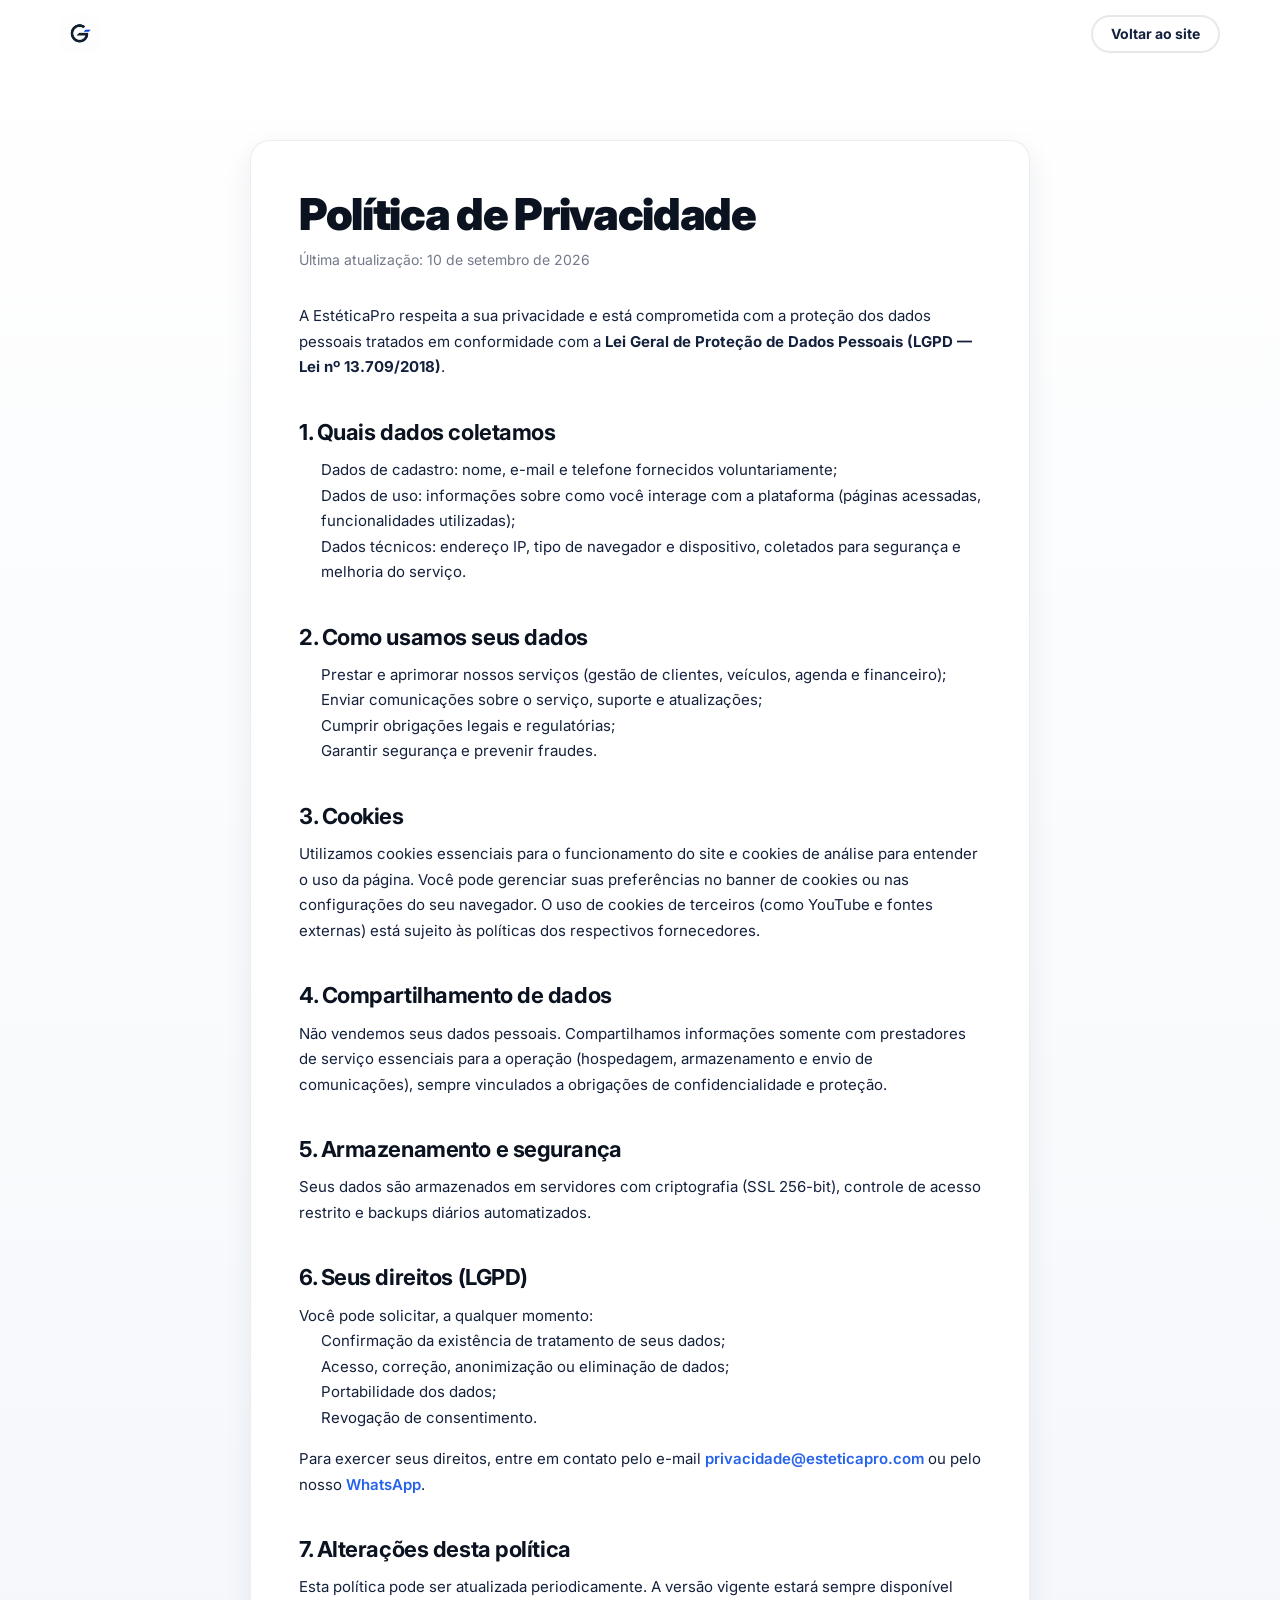
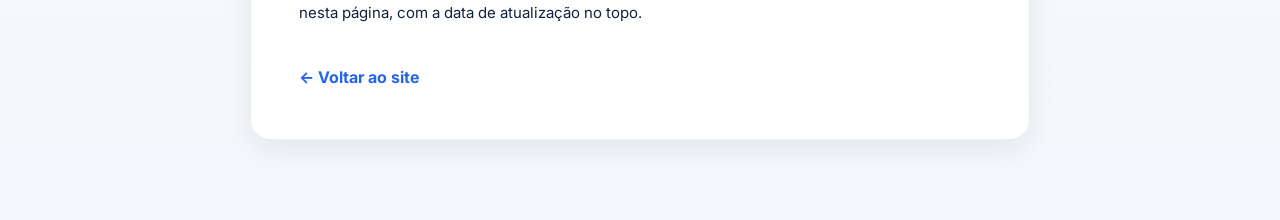
<file: landing-estetica-automotiva/privacidade.html>
<!DOCTYPE html>
<html lang="pt-BR">
<head>
  <meta charset="UTF-8" />
  <meta name="viewport" content="width=device-width, initial-scale=1.0" />
  <meta name="robots" content="noindex, nofollow" />
  <title>Política de Privacidade — EstéticaPro</title>
  <link rel="icon" type="image/jpeg" href="logo.jpeg" />
  <link rel="preconnect" href="https://fonts.googleapis.com">
  <link rel="preconnect" href="https://fonts.gstatic.com" crossorigin>
  <link href="https://fonts.googleapis.com/css2?family=Inter:wght@400;500;600;700;800;900&display=swap" rel="stylesheet">
  <link rel="stylesheet" href="style.css" />
  <style>
    .legal-page { padding: 140px 0 80px; background: linear-gradient(180deg, #FFFFFF 0%, #F4F7FB 100%); min-height: 100vh; }
    .legal-page .container { max-width: 820px; }
    .legal-page h1 { font-size: clamp(28px, 5vw, 44px); font-weight: 900; letter-spacing: -0.03em; margin-bottom: 8px; }
    .legal-page .updated { font-size: 14px; color: var(--blue); opacity: 0.6; margin-bottom: 32px; }
    .legal-page h2 { font-size: 22px; font-weight: 700; margin: 40px 0 12px; color: var(--black); }
    .legal-page p, .legal-page li { font-size: 15px; line-height: 1.7; color: var(--blue); }
    .legal-page ul { padding-left: 22px; margin-bottom: 16px; }
    .legal-page a { color: var(--blue-accent); font-weight: 600; }
    .legal-page .back { display: inline-block; margin-top: 40px; font-weight: 700; }
    .legal-card { background: var(--white); border: 1px solid rgba(20,33,61,0.08); border-radius: var(--radius-lg); padding: clamp(24px, 4vw, 48px); box-shadow: var(--shadow); }
  </style>
</head>
<body>
  <nav class="navbar">
    <div class="navbar__container">
      <a href="index.html" class="navbar__logo">
        <img src="logo.jpeg" alt="EstéticaPro Logo" class="logo-img" width="36" height="36">
      </a>
      <a href="index.html" class="btn btn--outline btn--sm">Voltar ao site</a>
    </div>
  </nav>

  <main class="legal-page">
    <div class="container">
      <div class="legal-card">
        <h1>Política de Privacidade</h1>
        <p class="updated">Última atualização: 10 de setembro de 2026</p>

        <p>A EstéticaPro respeita a sua privacidade e está comprometida com a proteção dos dados pessoais tratados em conformidade com a <strong>Lei Geral de Proteção de Dados Pessoais (LGPD — Lei nº 13.709/2018)</strong>.</p>

        <h2>1. Quais dados coletamos</h2>
        <ul>
          <li>Dados de cadastro: nome, e-mail e telefone fornecidos voluntariamente;</li>
          <li>Dados de uso: informações sobre como você interage com a plataforma (páginas acessadas, funcionalidades utilizadas);</li>
          <li>Dados técnicos: endereço IP, tipo de navegador e dispositivo, coletados para segurança e melhoria do serviço.</li>
        </ul>

        <h2>2. Como usamos seus dados</h2>
        <ul>
          <li>Prestar e aprimorar nossos serviços (gestão de clientes, veículos, agenda e financeiro);</li>
          <li>Enviar comunicações sobre o serviço, suporte e atualizações;</li>
          <li>Cumprir obrigações legais e regulatórias;</li>
          <li>Garantir segurança e prevenir fraudes.</li>
        </ul>

        <h2>3. Cookies</h2>
        <p>Utilizamos cookies essenciais para o funcionamento do site e cookies de análise para entender o uso da página. Você pode gerenciar suas preferências no banner de cookies ou nas configurações do seu navegador. O uso de cookies de terceiros (como YouTube e fontes externas) está sujeito às políticas dos respectivos fornecedores.</p>

        <h2>4. Compartilhamento de dados</h2>
        <p>Não vendemos seus dados pessoais. Compartilhamos informações somente com prestadores de serviço essenciais para a operação (hospedagem, armazenamento e envio de comunicações), sempre vinculados a obrigações de confidencialidade e proteção.</p>

        <h2>5. Armazenamento e segurança</h2>
        <p>Seus dados são armazenados em servidores com criptografia (SSL 256-bit), controle de acesso restrito e backups diários automatizados.</p>

        <h2>6. Seus direitos (LGPD)</h2>
        <p>Você pode solicitar, a qualquer momento:</p>
        <ul>
          <li>Confirmação da existência de tratamento de seus dados;</li>
          <li>Acesso, correção, anonimização ou eliminação de dados;</li>
          <li>Portabilidade dos dados;</li>
          <li>Revogação de consentimento.</li>
        </ul>
        <p>Para exercer seus direitos, entre em contato pelo e-mail <a href="mailto:privacidade@esteticapro.com">privacidade@esteticapro.com</a> ou pelo nosso <a href="https://wa.me/5519992255296" target="_blank" rel="noopener">WhatsApp</a>.</p>

        <h2>7. Alterações desta política</h2>
        <p>Esta política pode ser atualizada periodicamente. A versão vigente estará sempre disponível nesta página, com a data de atualização no topo.</p>

        <a href="index.html" class="back">← Voltar ao site</a>
      </div>
    </div>
  </main>

</body>
</html>
</file>
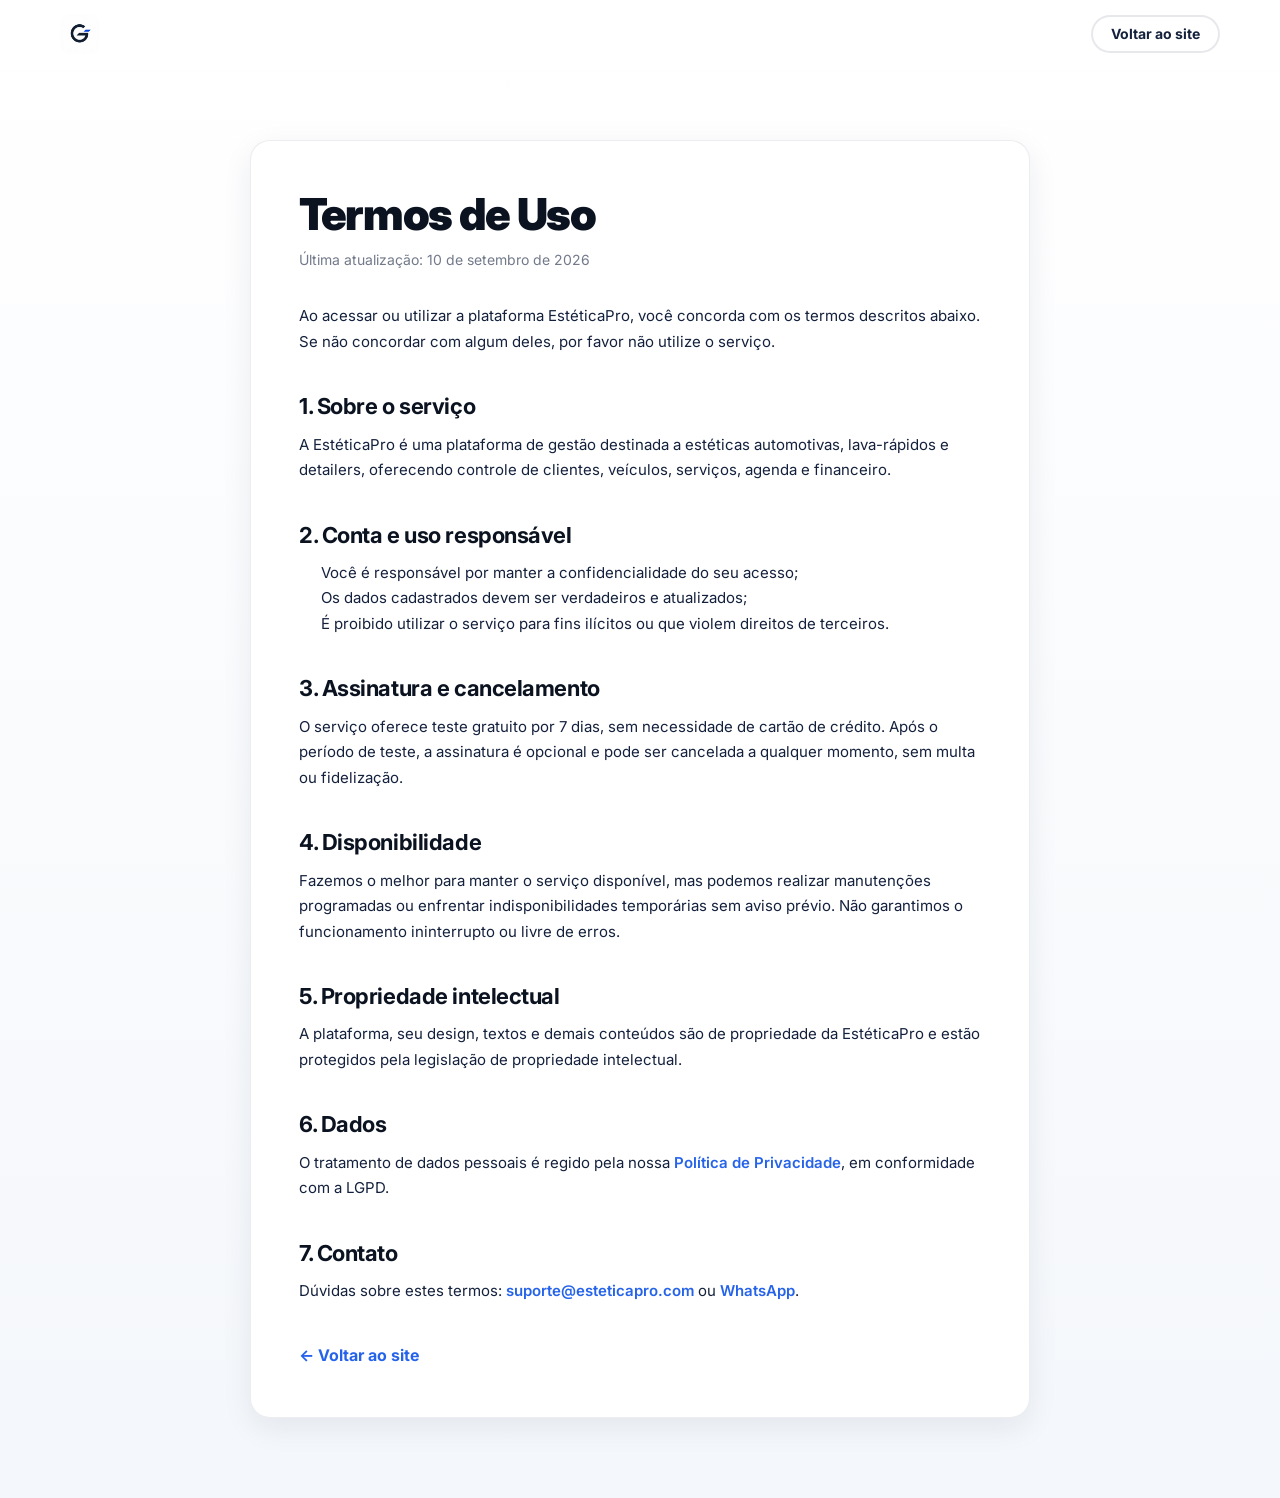
<file: landing-estetica-automotiva/termos.html>
<!DOCTYPE html>
<html lang="pt-BR">
<head>
  <meta charset="UTF-8" />
  <meta name="viewport" content="width=device-width, initial-scale=1.0" />
  <meta name="robots" content="noindex, nofollow" />
  <title>Termos de Uso — EstéticaPro</title>
  <link rel="icon" type="image/jpeg" href="logo.jpeg" />
  <link rel="preconnect" href="https://fonts.googleapis.com">
  <link rel="preconnect" href="https://fonts.gstatic.com" crossorigin>
  <link href="https://fonts.googleapis.com/css2?family=Inter:wght@400;500;600;700;800;900&display=swap" rel="stylesheet">
  <link rel="stylesheet" href="style.css" />
  <style>
    .legal-page { padding: 140px 0 80px; background: linear-gradient(180deg, #FFFFFF 0%, #F4F7FB 100%); min-height: 100vh; }
    .legal-page .container { max-width: 820px; }
    .legal-page h1 { font-size: clamp(28px, 5vw, 44px); font-weight: 900; letter-spacing: -0.03em; margin-bottom: 8px; }
    .legal-page .updated { font-size: 14px; color: var(--blue); opacity: 0.6; margin-bottom: 32px; }
    .legal-page h2 { font-size: 22px; font-weight: 700; margin: 40px 0 12px; color: var(--black); }
    .legal-page p, .legal-page li { font-size: 15px; line-height: 1.7; color: var(--blue); }
    .legal-page ul { padding-left: 22px; margin-bottom: 16px; }
    .legal-page a { color: var(--blue-accent); font-weight: 600; }
    .legal-page .back { display: inline-block; margin-top: 40px; font-weight: 700; }
    .legal-card { background: var(--white); border: 1px solid rgba(20,33,61,0.08); border-radius: var(--radius-lg); padding: clamp(24px, 4vw, 48px); box-shadow: var(--shadow); }
  </style>
</head>
<body>
  <nav class="navbar">
    <div class="navbar__container">
      <a href="index.html" class="navbar__logo">
        <img src="logo.jpeg" alt="EstéticaPro Logo" class="logo-img" width="36" height="36">
      </a>
      <a href="index.html" class="btn btn--outline btn--sm">Voltar ao site</a>
    </div>
  </nav>

  <main class="legal-page">
    <div class="container">
      <div class="legal-card">
        <h1>Termos de Uso</h1>
        <p class="updated">Última atualização: 10 de setembro de 2026</p>

        <p>Ao acessar ou utilizar a plataforma EstéticaPro, você concorda com os termos descritos abaixo. Se não concordar com algum deles, por favor não utilize o serviço.</p>

        <h2>1. Sobre o serviço</h2>
        <p>A EstéticaPro é uma plataforma de gestão destinada a estéticas automotivas, lava-rápidos e detailers, oferecendo controle de clientes, veículos, serviços, agenda e financeiro.</p>

        <h2>2. Conta e uso responsável</h2>
        <ul>
          <li>Você é responsável por manter a confidencialidade do seu acesso;</li>
          <li>Os dados cadastrados devem ser verdadeiros e atualizados;</li>
          <li>É proibido utilizar o serviço para fins ilícitos ou que violem direitos de terceiros.</li>
        </ul>

        <h2>3. Assinatura e cancelamento</h2>
        <p>O serviço oferece teste gratuito por 7 dias, sem necessidade de cartão de crédito. Após o período de teste, a assinatura é opcional e pode ser cancelada a qualquer momento, sem multa ou fidelização.</p>

        <h2>4. Disponibilidade</h2>
        <p>Fazemos o melhor para manter o serviço disponível, mas podemos realizar manutenções programadas ou enfrentar indisponibilidades temporárias sem aviso prévio. Não garantimos o funcionamento ininterrupto ou livre de erros.</p>

        <h2>5. Propriedade intelectual</h2>
        <p>A plataforma, seu design, textos e demais conteúdos são de propriedade da EstéticaPro e estão protegidos pela legislação de propriedade intelectual.</p>

        <h2>6. Dados</h2>
        <p>O tratamento de dados pessoais é regido pela nossa <a href="privacidade.html">Política de Privacidade</a>, em conformidade com a LGPD.</p>

        <h2>7. Contato</h2>
        <p>Dúvidas sobre estes termos: <a href="mailto:suporte@esteticapro.com">suporte@esteticapro.com</a> ou <a href="https://wa.me/5519992255296" target="_blank" rel="noopener">WhatsApp</a>.</p>

        <a href="index.html" class="back">← Voltar ao site</a>
      </div>
    </div>
  </main>
</body>
</html>
</file>
<file: landing-estetica-automotiva/style.css>
/* ==============================================
   EstéticaPro — Landing
   Paleta: branco #FFF · azul #14213D · azul claro #2563EA · cinza #E5E5E5 · preto #000
   ============================================== */

:root {
   --white: #FFFFFF;
   --gray: #E5E5E5;
   --bg-soft: #F5F7FB;
   --blue: #14213D;
   --blue-light: #1d2c54;
   --blue-accent: #2563EA;
   --blue-accent-dark: #1d4ed8;
   --blue-accent-soft: #EAF1FE;
   --black: #0B1220;
   --text: #1F2A44;
   --muted: #5B6680;
   --line: rgba(20, 33, 61, 0.1);
   --ok: #16A34A;
   --warn: #D97706;

   --font: 'Inter', -apple-system, BlinkMacSystemFont, 'Segoe UI', sans-serif;

   --radius-sm: 8px;
   --radius: 12px;
   --radius-lg: 20px;
   --radius-xl: 28px;

   --shadow-sm: 0 2px 8px rgba(20, 33, 61, 0.06);
   --shadow: 0 10px 30px rgba(20, 33, 61, 0.08);
   --shadow-lg: 0 30px 70px rgba(20, 33, 61, 0.18);
   --shadow-blue: 0 12px 30px rgba(37, 99, 234, 0.35);

   --nav-h: 68px;

   --motion-duration: .3s;
   --motion-easing: ease-out;
}

/* Respeitar preferência de redução de movimento */
@media (prefers-reduced-motion: reduce) {
   * {
      animation-duration: 0.001ms !important;
      animation-iteration-count: 1 !important;
      transition-duration: 0.001ms !important;
      scroll-behavior: auto !important;
   }
   
   /* Manter apenas transições essenciais para usabilidade */
   :focus-visible,
   .btn,
   .tab,
   .navbar__link,
   .servico-card,
   .feat {
      transition-duration: 0s !important;
   }
}

*, *::before, *::after { margin: 0; padding: 0; box-sizing: border-box; }

html { scroll-behavior: smooth; scroll-padding-top: calc(var(--nav-h) + 12px); -webkit-text-size-adjust: 100%; }


body {
  font-family: var(--font);
  font-size: 16px;
  line-height: 1.6;
  color: var(--text);
  background: var(--white);
  -webkit-font-smoothing: antialiased;
  overflow-x: clip;
}

img, video, svg { display: block; max-width: 100%; }
a { color: inherit; text-decoration: none; }
button { font: inherit; cursor: pointer; border: 0; background: none; color: inherit; }
ul, ol { list-style: none; }
h1, h2, h3 { color: var(--black); line-height: 1.15; letter-spacing: -0.02em; }

:focus-visible { outline: 3px solid var(--blue-accent); outline-offset: 3px; border-radius: 6px; }

.skip-link {
  position: absolute; left: 16px; top: -60px; z-index: 1000;
  background: var(--blue); color: var(--white); padding: 10px 16px; border-radius: var(--radius-sm);
}
.skip-link:focus { top: 12px; }

.container { width: 100%; max-width: 1200px; margin: 0 auto; padding: 0 20px; }
.container--narrow { max-width: 800px; }

/* ---------- Botões ---------- */
.btn {
  display: inline-flex; align-items: center; justify-content: center; gap: 8px;
  font-weight: 700; font-size: 15px; line-height: 1;
  padding: 14px 22px; border-radius: 999px; border: 2px solid transparent;
  transition: transform .2s ease, box-shadow .2s ease, background-color .2s ease, color .2s ease;
  white-space: nowrap;
}
.btn--primary { background: var(--blue-accent); color: var(--white); box-shadow: var(--shadow-blue); }
.btn--primary:hover { background: var(--blue-accent-dark); transform: translateY(-2px); }
.btn--outline { border-color: var(--line); color: var(--blue); background: var(--white); }
.btn--outline:hover { border-color: var(--blue); }
.btn--sm { padding: 10px 18px; font-size: 14px; box-shadow: none; }
.btn--lg { padding: 17px 28px; font-size: 16px; }
.btn--xl { padding: 20px 36px; font-size: 18px; }

/* ---------- Tipografia de seção ---------- */
.section { padding: clamp(64px, 10vw, 112px) 0; }
.section-head { max-width: 720px; margin-bottom: clamp(36px, 5vw, 56px); }
.section-head--center { margin-left: auto; margin-right: auto; text-align: center; }
.section-title { font-size: clamp(28px, 4.2vw, 44px); font-weight: 800; }
.section-title--white { color: var(--white); }
.section-sub { margin-top: 16px; font-size: 18px; color: var(--muted); }
.eyebrow {
  display: inline-block; margin-bottom: 14px;
  font-size: 13px; font-weight: 700; letter-spacing: .08em; text-transform: uppercase;
  color: var(--blue-accent);
}
.eyebrow--light { color: #93B4FF; }
.text-accent { color: var(--blue-accent); }
.text-accent-light { color: #7FA6FF; }
.text-gradient {
  display: block;
  background: linear-gradient(90deg, var(--blue-accent), #60A5FA 50%, var(--blue-accent));
  background-size: 200% auto;
  -webkit-background-clip: text; background-clip: text; color: transparent;
  animation: shine 5s linear infinite;
}
@keyframes shine { to { background-position: -200% center; } }

.badge {
  display: inline-flex; align-items: center; gap: 8px;
  padding: 7px 14px; border-radius: 999px;
  background: var(--blue-accent-soft); color: var(--blue-accent);
  font-size: 13px; font-weight: 700;
}
.badge--dark { background: rgba(255,255,255,.1); color: var(--white); }
.badge__dot { width: 8px; height: 8px; border-radius: 50%; background: currentColor; box-shadow: 0 0 0 4px rgba(37,99,234,.2); animation: pulse 2s ease-in-out infinite; }
@keyframes pulse { 50% { opacity: .4; } }

/* ---------- Reveal ---------- */
.reveal { opacity: 0; transform: translateY(24px); transition: opacity .7s ease, transform .7s ease; }
.reveal.is-visible { opacity: 1; transform: none; }
.grid .reveal:nth-child(2), .steps .reveal:nth-child(2), .publico .reveal:nth-child(2) { transition-delay: .08s; }
.grid .reveal:nth-child(3), .steps .reveal:nth-child(3), .publico .reveal:nth-child(3) { transition-delay: .16s; }
.grid .reveal:nth-child(4), .steps .reveal:nth-child(4), .publico .reveal:nth-child(4) { transition-delay: .24s; }

/* ---------- Navbar ---------- */
.navbar {
  position: fixed; inset: 0 0 auto 0; z-index: 100; height: var(--nav-h);
  background: rgba(255,255,255,.85); backdrop-filter: saturate(180%) blur(12px); -webkit-backdrop-filter: saturate(180%) blur(12px);
  border-bottom: 1px solid transparent; transition: border-color .2s, box-shadow .2s;
}
.navbar.is-scrolled { border-color: var(--line); box-shadow: var(--shadow-sm); }
.navbar__container {
  max-width: 1200px; height: 100%; margin: 0 auto; padding: 0 20px;
  display: flex; align-items: center; justify-content: space-between; gap: 24px;
}
.logo-img { width: 40px; height: 40px; border-radius: 10px; object-fit: cover; }
.navbar__nav { display: flex; align-items: center; gap: 28px; }
.navbar__link { font-size: 15px; font-weight: 600; color: var(--text); transition: color .2s; }
.navbar__link:hover { color: var(--blue-accent); }
.navbar__menu { display: none; width: 44px; height: 44px; position: relative; }
.navbar__menu span {
  position: absolute; left: 11px; width: 22px; height: 2px; background: var(--blue); border-radius: 2px;
  transition: transform .25s, opacity .2s;
}
.navbar__menu span:nth-child(1) { top: 15px; }
.navbar__menu span:nth-child(2) { top: 21px; }
.navbar__menu span:nth-child(3) { top: 27px; }
.navbar__menu.is-open span:nth-child(1) { transform: translateY(6px) rotate(45deg); }
.navbar__menu.is-open span:nth-child(2) { opacity: 0; }
.navbar__menu.is-open span:nth-child(3) { transform: translateY(-6px) rotate(-45deg); }

@media (max-width: 860px) {
  .navbar__menu { display: block; }
  .navbar__nav {
    position: fixed; top: var(--nav-h); left: 0; right: 0; height: calc(100dvh - var(--nav-h));
    flex-direction: column; align-items: stretch; gap: 4px; padding: 24px 20px;
    background: var(--white);
    transform: translateX(100%); visibility: hidden; transition: transform .3s ease, visibility .3s;
  }
  .navbar__nav.is-open { transform: none; visibility: visible; }
  .navbar__link { padding: 14px 4px; font-size: 18px; border-bottom: 1px solid var(--line); }
  .navbar__nav .btn { margin-top: 20px; padding: 16px; font-size: 16px; }
}

/* ---------- Hero ---------- */
.hero {
  position: relative; overflow: hidden;
  padding: calc(var(--nav-h) + clamp(40px, 7vw, 88px)) 0 clamp(64px, 9vw, 104px);
  background:
    radial-gradient(60% 50% at 85% 20%, rgba(37,99,234,.12), transparent 70%),
    radial-gradient(40% 40% at 0% 100%, rgba(37,99,234,.07), transparent 70%),
    var(--white);
}
.hero__container { display: grid; grid-template-columns: 1.05fr 1fr; gap: clamp(40px, 5vw, 72px); align-items: center; }
.hero__title { margin: 20px 0; font-size: clamp(36px, 5.6vw, 64px); font-weight: 900; letter-spacing: -0.035em; line-height: 1.05; }
.hero__subtitle { font-size: clamp(17px, 1.6vw, 19px); color: var(--muted); max-width: 540px; }
.hero__cta { display: flex; flex-wrap: wrap; gap: 12px; margin-top: 32px; }
.hero__trust { display: flex; flex-wrap: wrap; gap: 8px 20px; margin-top: 24px; font-size: 14px; font-weight: 600; color: var(--muted); }
.hero__trust li { display: inline-flex; align-items: center; gap: 6px; }
.hero__trust li::before {
  content: ""; width: 16px; height: 16px; border-radius: 50%; flex-shrink: 0;
  background: var(--ok) url("data:image/svg+xml,%3Csvg xmlns='http://www.w3.org/2000/svg' viewBox='0 0 24 24' fill='none' stroke='white' stroke-width='4'%3E%3Cpath d='M20 6 9 17l-5-5'/%3E%3C/svg%3E") center/10px no-repeat;
}
.hero__trust--light { justify-content: center; color: rgba(255,255,255,.75); }

/* Mockup */
.hero__mockup { position: relative; }
.mockup {
  background: var(--white); border-radius: var(--radius-lg); overflow: hidden;
  border: 1px solid var(--line); box-shadow: var(--shadow-lg);
}
.mockup__bar { display: flex; align-items: center; gap: 6px; padding: 12px 16px; background: var(--bg-soft); border-bottom: 1px solid var(--line); }
.dot { width: 10px; height: 10px; border-radius: 50%; }
.dot--r { background: #F87171; } .dot--y { background: #FBBF24; } .dot--g { background: #34D399; }
.mockup__url { margin-left: 12px; font-size: 12px; color: var(--muted); }
.mockup__body { display: grid; grid-template-columns: 150px 1fr; min-height: 330px; }
.mockup__side { background: var(--blue); padding: 16px 10px; display: flex; flex-direction: column; gap: 4px; }
.tab {
  display: flex; align-items: center; gap: 10px; width: 100%;
  padding: 10px 12px; border-radius: var(--radius-sm);
  color: rgba(255,255,255,.65); font-size: 13px; font-weight: 600; text-align: left;
  transition: background-color .2s, color .2s;
}
.tab svg { width: 16px; height: 16px; flex-shrink: 0; fill: none; stroke: currentColor; stroke-width: 2; }
.tab:hover { color: var(--white); background: rgba(255,255,255,.06); }
.tab.is-active { color: var(--white); background: var(--blue-accent); }
.mockup__content { padding: 20px; min-width: 0; }
.panel.is-active { animation: fadeIn .35s ease; }
@keyframes fadeIn { from { opacity: 0; transform: translateY(6px); } }
.panel__title { font-weight: 800; color: var(--black); margin-bottom: 14px; }
.kpis { display: grid; grid-template-columns: repeat(3, 1fr); gap: 10px; }
.kpi { padding: 12px; border-radius: var(--radius); background: var(--bg-soft); display: flex; flex-direction: column; gap: 2px; min-width: 0; }
.kpi span { font-size: 11px; color: var(--muted); font-weight: 600; }
.kpi strong { font-size: 20px; color: var(--black); line-height: 1.2; white-space: nowrap; }
.kpi em { font-style: normal; font-size: 11px; font-weight: 700; color: var(--ok); }
.kpi--hl { background: var(--blue); }
.kpi--hl span { color: rgba(255,255,255,.7); }
.kpi--hl strong { color: var(--white); font-size: 17px; }
.kpi--hl em { color: #4ADE80; }
.chart { display: flex; align-items: flex-end; gap: 8px; height: 130px; margin-top: 18px; padding: 12px; border-radius: var(--radius); background: var(--bg-soft); }
.chart i { flex: 1; height: var(--h); border-radius: 6px 6px 2px 2px; background: #C7D7FB; transform-origin: bottom; animation: grow .9s cubic-bezier(.2,.8,.2,1) both; }
.chart i.hl { background: var(--blue-accent); }
.chart i:nth-child(2) { animation-delay: .05s } .chart i:nth-child(3) { animation-delay: .1s } .chart i:nth-child(4) { animation-delay: .15s }
.chart i:nth-child(5) { animation-delay: .2s } .chart i:nth-child(6) { animation-delay: .25s } .chart i:nth-child(7) { animation-delay: .3s }
@keyframes grow { from { transform: scaleY(0); } }
.row { display: flex; align-items: center; justify-content: space-between; gap: 12px; padding: 12px 0; border-bottom: 1px solid var(--line); }
.row:last-child { border-bottom: 0; }
.row div { display: flex; flex-direction: column; min-width: 0; }
.row strong { font-size: 14px; color: var(--black); }
.row span { font-size: 12px; color: var(--muted); white-space: nowrap; overflow: hidden; text-overflow: ellipsis; }
.row b { flex-shrink: 0; font-size: 11px; font-weight: 700; padding: 4px 10px; border-radius: 999px; background: var(--blue-accent-soft); color: var(--blue-accent); }
.row b.st--ok { background: #DCFCE7; color: var(--ok); }
.row b.st--work { background: #FEF3C7; color: var(--warn); }

.floating {
  position: absolute; display: flex; flex-direction: column;
  padding: 12px 16px; border-radius: var(--radius); background: var(--white);
  border: 1px solid var(--line); box-shadow: var(--shadow);
  animation: float 5s ease-in-out infinite;
}
.floating strong { font-size: 13px; color: var(--black); }
.floating span { font-size: 12px; color: var(--muted); }
.floating--1 { top: 56px; left: -36px; }
.floating--2 { bottom: -22px; right: 24px; animation-delay: -2.5s; }
.floating--2 strong { color: var(--ok); font-size: 16px; }
@keyframes float { 50% { transform: translateY(-8px); } }

@media (max-width: 960px) {
  .hero__container { grid-template-columns: 1fr; }
  .hero__content { text-align: center; }
  .hero__subtitle { margin: 0 auto; }
  .hero__cta, .hero__trust { justify-content: center; }
  .hero__mockup { max-width: 620px; margin: 0 auto; width: 100%; }
  .floating--1 { left: -8px; }
}
@media (max-width: 560px) {
  .hero__cta .btn { width: 100%; }
  .mockup__body { grid-template-columns: 1fr; min-height: 0; }
  .mockup__side { flex-direction: row; overflow-x: auto; padding: 8px; scrollbar-width: none; }
  .tab { width: auto; flex-shrink: 0; }
  .kpi strong { font-size: 17px; }
  .kpi--hl strong { font-size: 13px; }
  .floating--1 { display: none; }
}

/* ---------- Cards genéricos ---------- */
.grid { display: grid; gap: 20px; }
.grid--4 { grid-template-columns: repeat(4, 1fr); }
@media (max-width: 1000px) { .grid--4 { grid-template-columns: repeat(2, 1fr); } }
@media (max-width: 560px) { .grid--4 { grid-template-columns: 1fr; } }

/* Problema */
.problema { background: var(--bg-soft); }
.pain {
  padding: 28px; border-radius: var(--radius-lg); background: var(--white);
  border: 1px solid var(--line); border-top: 3px solid #EF4444;
}
.pain svg { width: 28px; height: 28px; fill: none; stroke: #EF4444; stroke-width: 2; margin-bottom: 18px; }
.pain h3 { font-size: 18px; margin-bottom: 8px; }
.pain p { color: var(--muted); font-size: 15px; }

/* Funcionalidades */
.feat {
  padding: 28px; border-radius: var(--radius-lg); background: var(--white);
  border: 1px solid var(--line);
  transition: transform .25s ease, box-shadow .25s ease, border-color .25s ease;
}
.feat:hover { transform: translateY(-4px); box-shadow: var(--shadow); border-color: rgba(37,99,234,.3); }
.feat__icon { display: grid; place-items: center; width: 48px; height: 48px; border-radius: 14px; background: var(--blue-accent-soft); margin-bottom: 18px; }
.feat__icon svg { width: 24px; height: 24px; fill: none; stroke: var(--blue-accent); stroke-width: 2; stroke-linecap: round; stroke-linejoin: round; }
.feat h3 { font-size: 18px; margin-bottom: 8px; }
.feat p { color: var(--muted); font-size: 15px; }

/* Serviços / áreas de atuação */
.servicos { background: var(--bg-soft); }
.servicos__grid {
  display: grid;
  grid-template-columns: repeat(3, minmax(0, 1fr));
  gap: 16px;
}
.servico-card {
  min-height: 150px;
  display: flex;
  align-items: flex-start;
  gap: 18px;
  padding: 24px;
  border: 1px solid var(--line);
  border-radius: var(--radius-lg);
  background: var(--white);
  transition: transform .25s ease, box-shadow .25s ease, border-color .25s ease;
}
.servico-card:hover {
  transform: translateY(-4px);
  box-shadow: var(--shadow);
  border-color: rgba(37,99,234,.3);
}
.servico-card--featured {
  border-color: var(--blue-accent);
  box-shadow: 0 8px 24px rgba(37,99,234,.10);
}
.servico-card--wide { grid-column: span 3; }
.servico-card__icon {
  display: grid;
  place-items: center;
  width: 48px;
  height: 48px;
  flex: 0 0 48px;
  border-radius: 14px;
  background: var(--blue-accent-soft);
  color: var(--blue-accent);
}
.servico-card__icon svg {
  width: 24px;
  height: 24px;
  fill: none;
  stroke: currentColor;
  stroke-width: 2;
  stroke-linecap: round;
  stroke-linejoin: round;
}
.servico-card h3 { font-size: 18px; margin-bottom: 6px; }
.servico-card p { color: var(--muted); font-size: 14px; line-height: 1.5; }
@media (max-width: 860px) {
  .servicos__grid { grid-template-columns: repeat(2, minmax(0, 1fr)); }
  .servico-card--wide { grid-column: span 2; }
}
@media (max-width: 560px) {
  .servicos__grid { grid-template-columns: 1fr; }
  .servico-card--wide { grid-column: auto; }
  .servico-card { min-height: auto; padding: 22px; }
}

/* Vídeo */
.video { background: var(--bg-soft); }
.video__player {
  max-width: 900px; margin: 0 auto; border-radius: var(--radius-xl); overflow: hidden;
  background: var(--blue); box-shadow: var(--shadow-lg); border: 6px solid var(--white);
}
.video__player video { width: 100%; max-height: 72vh; background: var(--blue); }

/* Como funciona */
.como-funciona { background: var(--blue); }
.steps { display: grid; grid-template-columns: repeat(4, 1fr); gap: 20px; }
.step { position: relative; padding: 28px; border-radius: var(--radius-lg); background: rgba(255,255,255,.05); border: 1px solid rgba(255,255,255,.1); }
.step__num {
  display: grid; place-items: center; width: 44px; height: 44px; margin-bottom: 18px;
  border-radius: 50%; background: var(--blue-accent); color: var(--white); font-weight: 800; font-size: 18px;
}
.step h3 { color: var(--white); font-size: 18px; margin-bottom: 8px; }
.step p { color: rgba(255,255,255,.7); font-size: 15px; }
@media (max-width: 1000px) { .steps { grid-template-columns: repeat(2, 1fr); } }
@media (max-width: 560px) { .steps { grid-template-columns: 1fr; } }

/* Antes × Depois */
.compare { display: grid; grid-template-columns: 1fr 1fr; gap: 24px; align-items: stretch; }
.compare__col { border-radius: var(--radius-xl); overflow: hidden; border: 1px solid var(--line); display: flex; flex-direction: column; }
.compare__col img { width: 100%; aspect-ratio: 3 / 2; object-fit: cover; filter: grayscale(.4); }
.compare__body { padding: 28px; flex: 1; display: flex; flex-direction: column; }
.compare__body ul { display: grid; gap: 12px; margin: 18px 0 0; }
.compare__body li { display: flex; gap: 12px; font-size: 16px; }
.compare__body li::before { flex-shrink: 0; width: 22px; height: 22px; border-radius: 50%; display: grid; place-items: center; font-size: 12px; font-weight: 800; }
.compare__col--antes { background: var(--bg-soft); }
.compare__col--antes li { color: var(--muted); }
.compare__col--antes li::before { content: "✕"; background: #FEE2E2; color: #DC2626; }
.compare__col--depois { background: var(--blue); border-color: var(--blue); box-shadow: var(--shadow-lg); }
.compare__col--depois .compare__body { justify-content: center; padding: clamp(28px, 4vw, 48px); }
.compare__col--depois li { color: var(--white); font-weight: 500; }
.compare__col--depois li::before { content: "✓"; background: var(--blue-accent); color: var(--white); }
.compare__col--depois .btn { margin-top: 32px; align-self: flex-start; }
.tag { align-self: flex-start; padding: 6px 12px; border-radius: 999px; font-size: 12px; font-weight: 800; letter-spacing: .06em; text-transform: uppercase; background: var(--gray); color: var(--text); }
.tag--accent { background: var(--blue-accent); color: var(--white); }
@media (max-width: 860px) { .compare { grid-template-columns: 1fr; } }

/* Para quem é */
.para-quem { background: var(--bg-soft); }
.publico { display: grid; grid-template-columns: repeat(4, 1fr); gap: 20px; }
.publico__card { position: relative; border-radius: var(--radius-lg); overflow: hidden; aspect-ratio: 4 / 5; background: var(--blue); }
.publico__card img { width: 100%; height: 100%; object-fit: cover; transition: transform .6s ease; }
.publico__card:hover img { transform: scale(1.05); }
.publico__card figcaption {
  position: absolute; inset: auto 0 0 0; padding: 48px 20px 20px;
  background: linear-gradient(transparent, rgba(11,18,32,.9));
  display: flex; flex-direction: column; color: var(--white);
}
.publico__card strong { font-size: 18px; }
.publico__card span { font-size: 14px; opacity: .8; }
@media (max-width: 1000px) { .publico { grid-template-columns: repeat(2, 1fr); } }
@media (max-width: 480px) { .publico { gap: 12px; } .publico__card figcaption { padding: 32px 14px 14px; } .publico__card strong { font-size: 15px; } .publico__card span { font-size: 12px; } }

/* FAQ */
.faq__list { display: grid; gap: 12px; }
.faq__item { border: 1px solid var(--line); border-radius: var(--radius); background: var(--white); transition: border-color .2s, box-shadow .2s; }
.faq__item[open] { border-color: rgba(37,99,234,.35); box-shadow: var(--shadow-sm); }
.faq__item summary {
  display: flex; align-items: center; justify-content: space-between; gap: 16px;
  padding: 20px 22px; cursor: pointer; list-style: none;
  font-weight: 700; font-size: 17px; color: var(--black);
}
.faq__item summary::-webkit-details-marker { display: none; }
.faq__item summary::after {
  content: "+"; flex-shrink: 0; width: 28px; height: 28px; border-radius: 50%;
  display: grid; place-items: center; background: var(--blue-accent-soft); color: var(--blue-accent);
  font-size: 20px; font-weight: 600; transition: transform .25s;
}
.faq__item[open] summary::after { transform: rotate(45deg); }
.faq__item p { padding: 0 22px 20px; color: var(--muted); }
.faq__item a { color: var(--blue-accent); font-weight: 600; }

/* CTA final */
.cta-final {
  padding: clamp(72px, 11vw, 128px) 0; text-align: center; color: var(--white);
  background:
    radial-gradient(50% 60% at 50% 0%, rgba(37,99,234,.35), transparent 70%),
    var(--blue);
}
.cta-final__inner { display: flex; flex-direction: column; align-items: center; max-width: 760px; }
.cta-final__title { margin: 22px 0 16px; color: var(--white); font-size: clamp(30px, 4.6vw, 52px); font-weight: 900; }
.cta-final__sub { font-size: 18px; color: rgba(255,255,255,.75); margin-bottom: 36px; }

/* Footer */
.footer { background: var(--black); color: rgba(255,255,255,.65); font-size: 14px; padding-top: 48px; }
.footer__inner { display: flex; flex-wrap: wrap; justify-content: space-between; gap: 32px; padding-bottom: 32px; }
.footer__brand { display: flex; align-items: center; gap: 14px; max-width: 360px; }
.footer__links { display: flex; flex-wrap: wrap; gap: 12px 28px; align-items: center; }
.footer a:hover { color: var(--white); }
.footer__bottom { display: flex; flex-wrap: wrap; justify-content: space-between; gap: 12px; padding-top: 20px; padding-bottom: 24px; border-top: 1px solid rgba(255,255,255,.08); font-size: 13px; }
.footer__bottom div { display: flex; gap: 20px; }

/* CTA fixo mobile */
.mobile-cta { display: none; }
@media (max-width: 760px) {
  .mobile-cta {
    display: block; position: fixed; inset: auto 0 0 0; z-index: 90;
    padding: 12px 16px calc(12px + env(safe-area-inset-bottom));
    background: rgba(255,255,255,.95); backdrop-filter: blur(10px); border-top: 1px solid var(--line);
    transform: translateY(110%); transition: transform .3s ease;
  }
  .mobile-cta.is-visible { transform: none; }
  .mobile-cta .btn { width: 100%; padding: 16px; font-size: 16px; }
  .footer { padding-bottom: 72px; }
}

/* ==============================================
   ANIMAÇÕES
   ============================================== */

/* Entrada do hero ao carregar */
.hero__content > * { animation: heroIn .8s cubic-bezier(.2,.8,.2,1) both; }
.hero__content > :nth-child(2) { animation-delay: .1s; }
.hero__content > :nth-child(3) { animation-delay: .2s; }
.hero__content > :nth-child(4) { animation-delay: .3s; }
.hero__content > :nth-child(5) { animation-delay: .4s; }
.hero__mockup { will-change: transform; }
.hero__mockup > .mockup { animation: mockupIn 1.1s cubic-bezier(.2,.8,.2,1) .25s both; }
@keyframes heroIn { from { opacity: 0; transform: translateY(24px); } }
@keyframes mockupIn { from { opacity: 0; translate: 40px 0; scale: .96; } }

/* Luz que segue o mouse no hero */
.hero::before {
  content: ""; position: absolute; inset: 0; pointer-events: none;
  background: radial-gradient(400px circle at var(--mx, 80%) var(--my, 30%), rgba(37,99,234,.12), transparent 60%);
  transition: opacity .3s;
}
.hero > .container { position: relative; }

/* Mockup inclina com o mouse (JS define --rx/--ry) */
.mockup { transform: perspective(1100px) rotateX(calc(var(--rx, 0deg) + var(--srx, 0deg))) rotateY(var(--ry, 0deg)) scale(var(--ss, 1)); transform-origin: center top; transition: transform .25s ease-out; }

/* Brilho passando no botão principal */
.btn--primary { position: relative; overflow: hidden; }
.btn--primary::after {
  content: ""; position: absolute; top: 0; left: -75%; width: 50%; height: 100%;
  background: linear-gradient(120deg, transparent, rgba(255,255,255,.35), transparent);
  transform: skewX(-20deg); animation: sweep 4s ease-in-out infinite;
}
@keyframes sweep { 0%, 60% { left: -75%; } 100% { left: 130%; } }

/* Faixa rolando */
.marquee-wrap { overflow: hidden; padding: 12px 0; margin-top: -24px; position: relative; z-index: 2; }
.marquee { overflow: hidden; background: var(--blue-accent); padding: 16px 0; transform: rotate(-1.2deg); margin: 0 -20px; }
.marquee__track { display: flex; gap: 48px; width: max-content; animation: marquee 28s linear infinite; }
.marquee span { display: inline-flex; align-items: center; gap: 48px; color: var(--white); font-weight: 800; font-size: 18px; letter-spacing: .02em; text-transform: uppercase; white-space: nowrap; }
.marquee span::after { content: "✦"; color: rgba(255,255,255,.55); font-size: 14px; }
.marquee:hover .marquee__track { animation-play-state: paused; }
@keyframes marquee { to { transform: translateX(-50%); } }

/* Títulos: destaque sublinhado se desenha ao aparecer */
.section-head .text-accent, .section-head .text-accent-light {
  background: linear-gradient(currentColor, currentColor) 0 100% / 0 3px no-repeat;
  transition: background-size .9s cubic-bezier(.2,.8,.2,1) .4s;
  padding-bottom: 2px;
}
.section-head.is-visible .text-accent, .section-head.is-visible .text-accent-light { background-size: 100% 3px; }

/* Problema: ícone treme ao aparecer */
.pain.is-visible svg { animation: shake .6s ease .5s; }
@keyframes shake { 20%, 60% { transform: rotate(-12deg); } 40%, 80% { transform: rotate(12deg); } }
.pain { transition: opacity .7s ease, transform .7s ease, box-shadow .25s; }
.pain:hover { box-shadow: 0 12px 30px rgba(239,68,68,.12); }

/* Funcionalidades: ícone gira e muda de cor no hover */
.feat__icon { transition: background-color .3s, transform .4s cubic-bezier(.3,1.6,.5,1); }
.feat__icon svg { transition: stroke .3s; }
.feat:hover .feat__icon { background: var(--blue-accent); transform: rotate(-8deg) scale(1.08); }
.feat:hover .feat__icon svg { stroke: var(--white); }

/* Passos: número "estoura" e linha de progresso */
.step__num { transform: scale(0); transition: transform .5s cubic-bezier(.3,1.6,.5,1) .3s; }
.step.is-visible .step__num { transform: scale(1); }
.step::after {
  content: ""; position: absolute; left: 28px; right: 28px; bottom: 0; height: 3px; border-radius: 3px;
  background: var(--blue-accent); transform: scaleX(0); transform-origin: left; transition: transform 1s ease .5s;
}
.step.is-visible::after { transform: scaleX(1); }
.step { transition: opacity .7s ease, transform .7s ease, background-color .3s; }
.step:hover { background: rgba(255,255,255,.09); }

/* Antes × Depois: itens entram um a um */
.compare__body li { opacity: 0; transform: translateX(-12px); transition: opacity .5s ease, transform .5s ease; }
.compare__col.is-visible li { opacity: 1; transform: none; }
.compare__col.is-visible li:nth-child(1) { transition-delay: .3s; }
.compare__col.is-visible li:nth-child(2) { transition-delay: .42s; }
.compare__col.is-visible li:nth-child(3) { transition-delay: .54s; }
.compare__col.is-visible li:nth-child(4) { transition-delay: .66s; }
.compare__col.is-visible li:nth-child(5) { transition-delay: .78s; }
.compare__col--depois.is-visible li::before { animation: pop .4s cubic-bezier(.3,1.6,.5,1) both; animation-delay: inherit; }
@keyframes pop { from { transform: scale(0); } }

/* Para quem é: legenda sobe no hover */
.publico__card figcaption { transition: padding-bottom .3s ease; }
.publico__card:hover figcaption { padding-bottom: 28px; }

/* FAQ: resposta desliza */
.faq__item[open] p { animation: fadeIn .35s ease; }

/* CTA final: brilho pulsando ao fundo */
.cta-final { position: relative; overflow: hidden; }
.cta-final::before {
  content: ""; position: absolute; width: 600px; height: 600px; left: 50%; top: 50%;
  margin: -300px 0 0 -300px; border-radius: 50%;
  background: radial-gradient(circle, rgba(37,99,234,.35), transparent 65%);
  animation: glow 6s ease-in-out infinite; pointer-events: none;
}
.cta-final > .container { position: relative; }
@keyframes glow { 50% { transform: scale(1.3); opacity: .6; } }

/* ==============================================
   SCROLL (GSAP)
   ============================================== */
.scroll-progress {
  position: fixed; top: 0; left: 0; right: 0; height: 3px; z-index: 200;
  background: linear-gradient(90deg, var(--blue-accent), #60A5FA);
  transform: scaleX(0); transform-origin: left; pointer-events: none;
}
.marquee__track { will-change: transform; }
.video__player { transform-origin: center top; }
.publico__card img { scale: 1.2; }

/* Elementos animados pelo GSAP: só o fade fica com o CSS */
.compare__col.reveal, .publico__card.reveal, .video__player.reveal { transform: none; transition: opacity .7s ease; }

/* Manifesto */
.manifesto { padding: clamp(80px, 12vw, 150px) 0; }
.manifesto__text {
  max-width: 980px; margin: 0 auto; text-align: center;
  font-size: clamp(26px, 4vw, 48px); font-weight: 800; line-height: 1.25; letter-spacing: -0.02em; color: var(--black);
}
.manifesto__text .w { opacity: .12; }

/* Funcionalidades em trilho horizontal (desktop) */
.funcionalidades { overflow: hidden; }
.grid.is-horizontal { display: flex; width: max-content; gap: 24px; }
.grid.is-horizontal .feat { width: 340px; flex-shrink: 0; transition: box-shadow .25s, border-color .25s; }
.grid.is-horizontal .feat:hover { transform: none; }

/* Linha dos passos */
.steps__rail { height: 4px; border-radius: 4px; background: rgba(255,255,255,.1); margin-bottom: 28px; overflow: hidden; }
.steps__line { display: block; height: 100%; background: linear-gradient(90deg, var(--blue-accent), #60A5FA); transform-origin: left; }
.antes-depois, .para-quem, .video, .hero, .cta-final { overflow-x: clip; }
</file>
